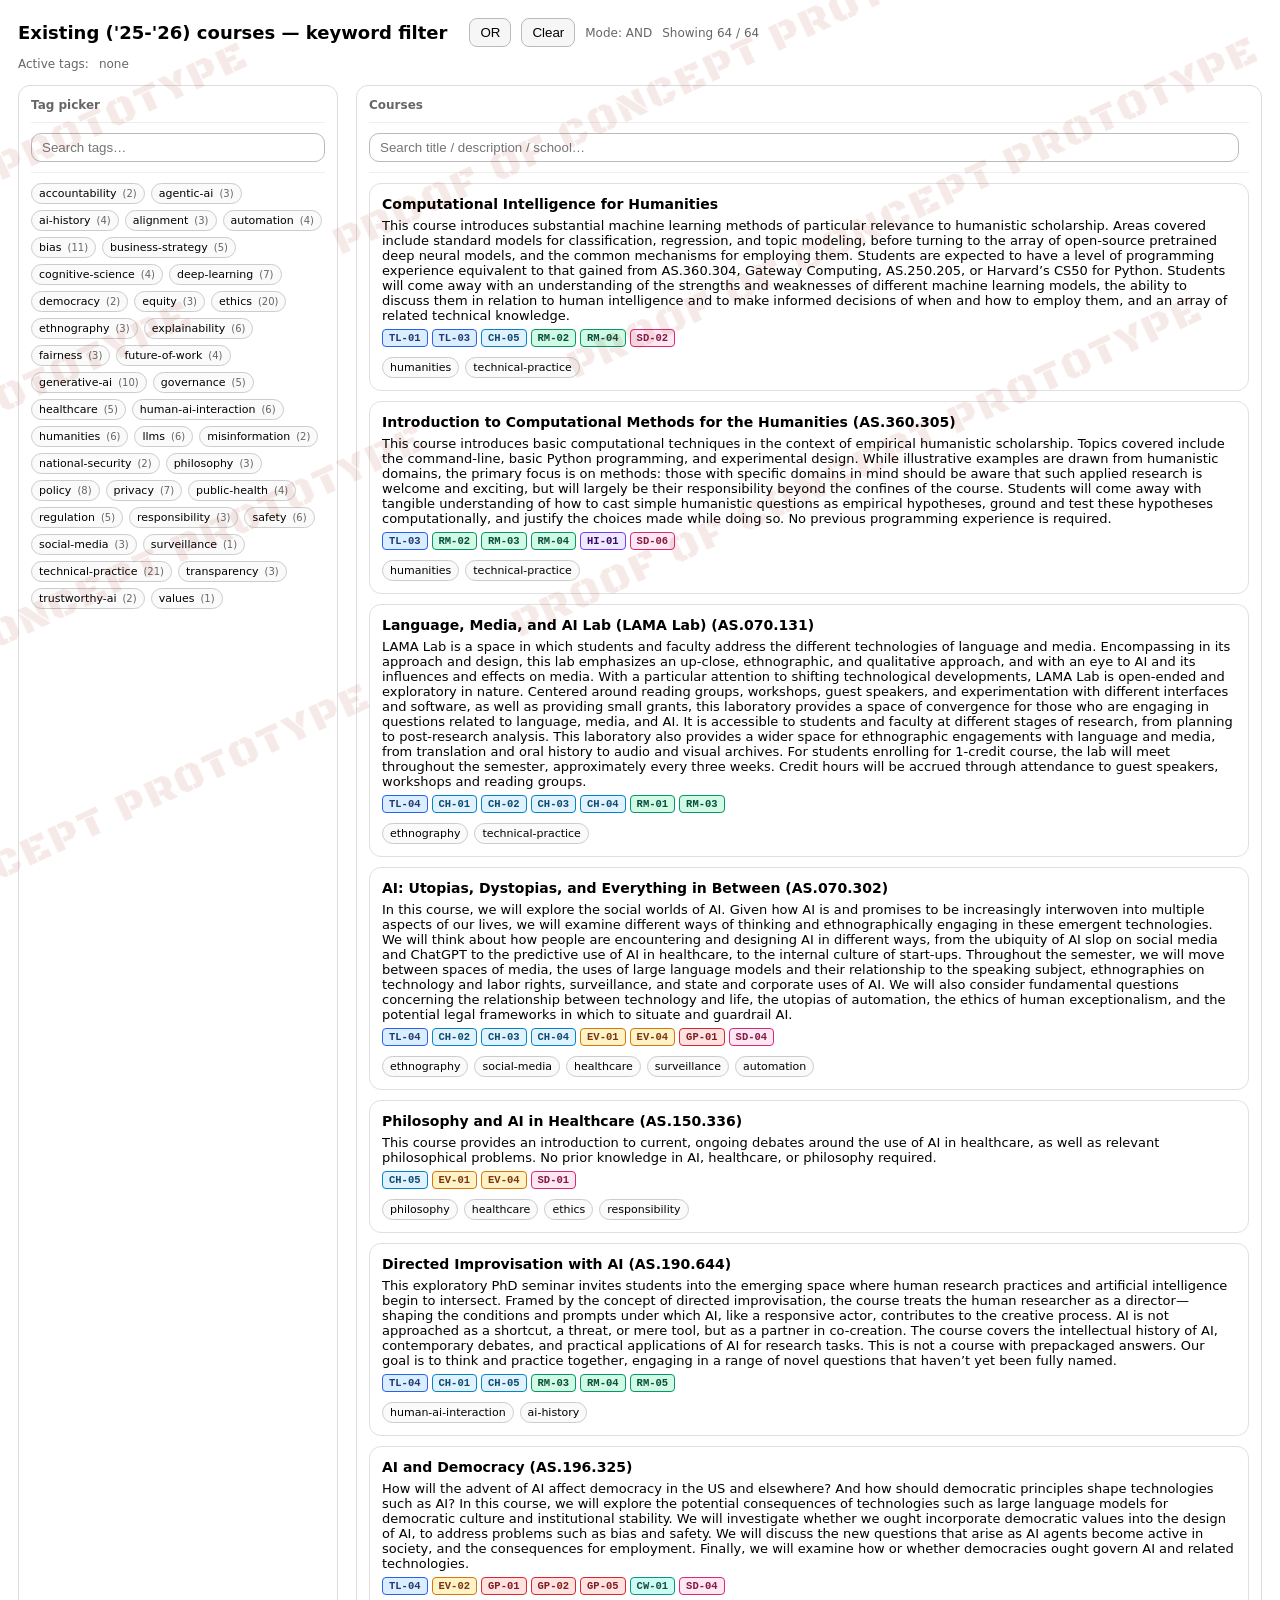
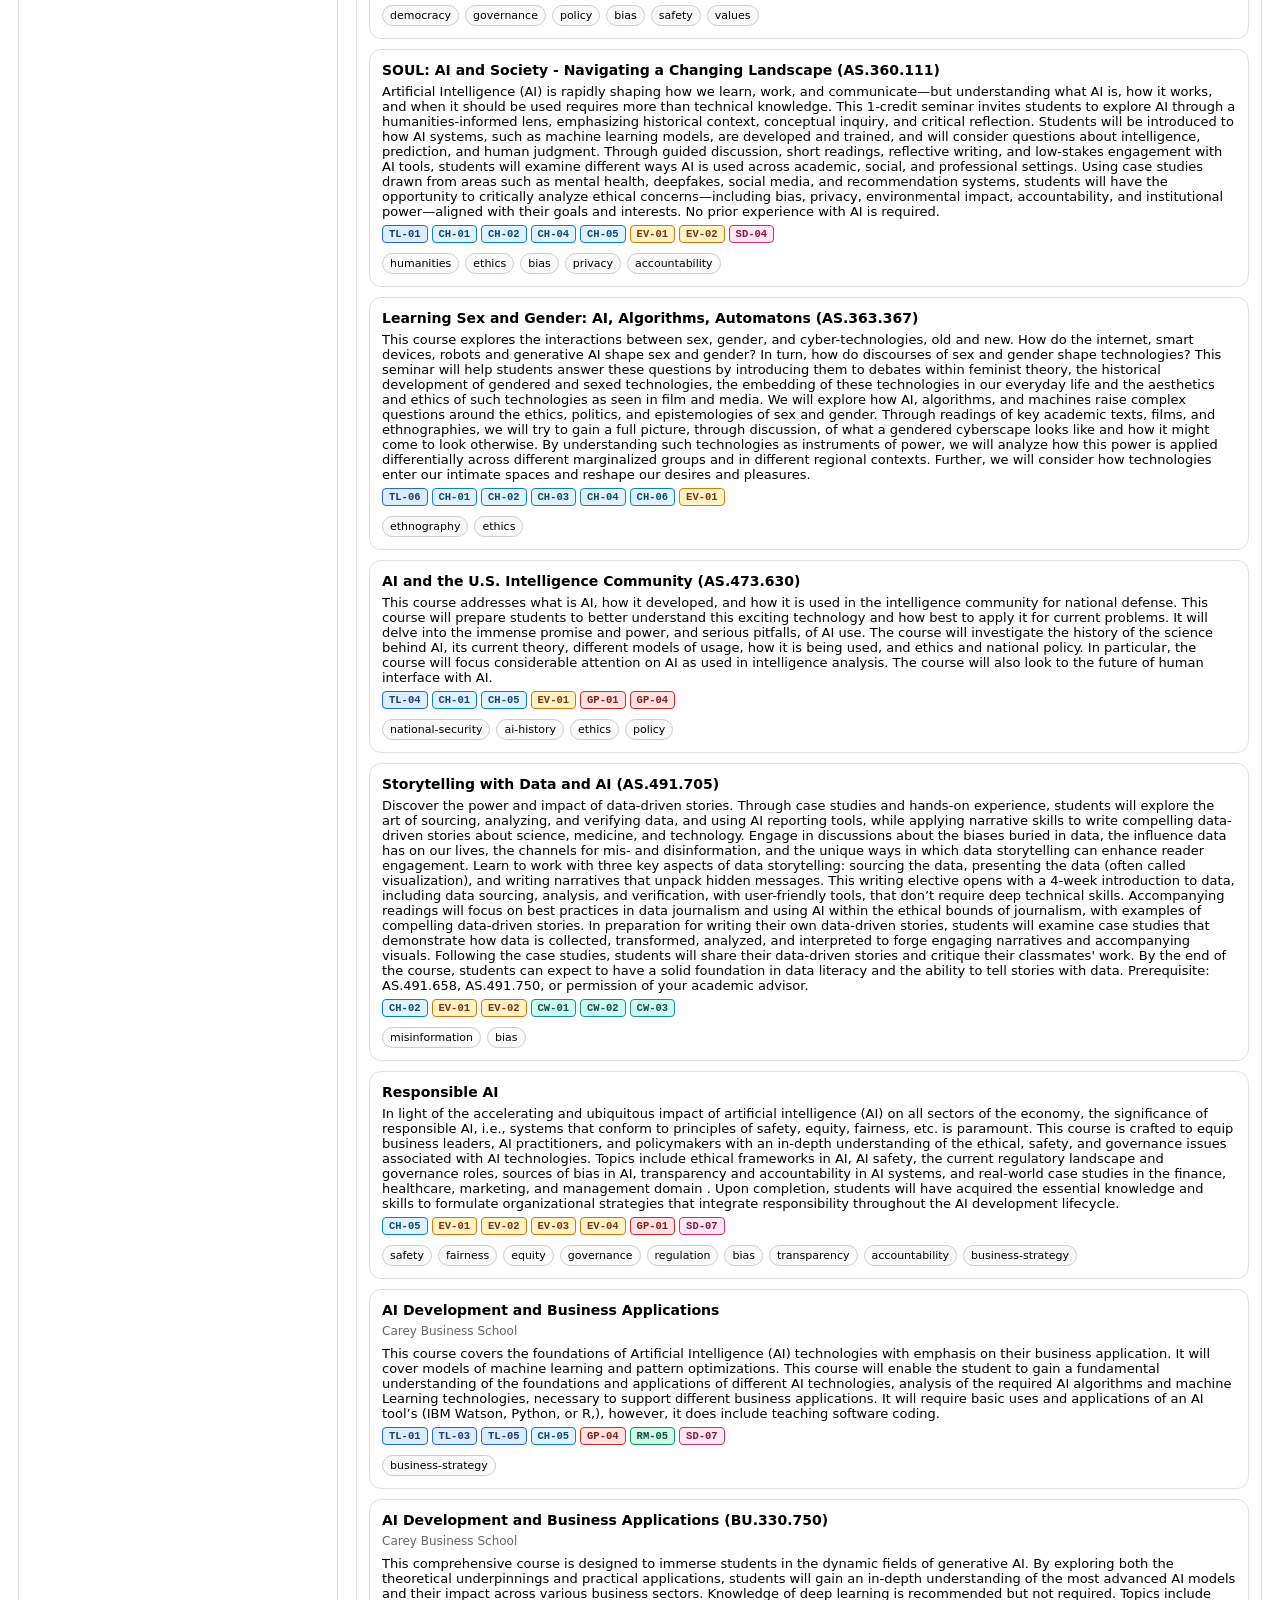
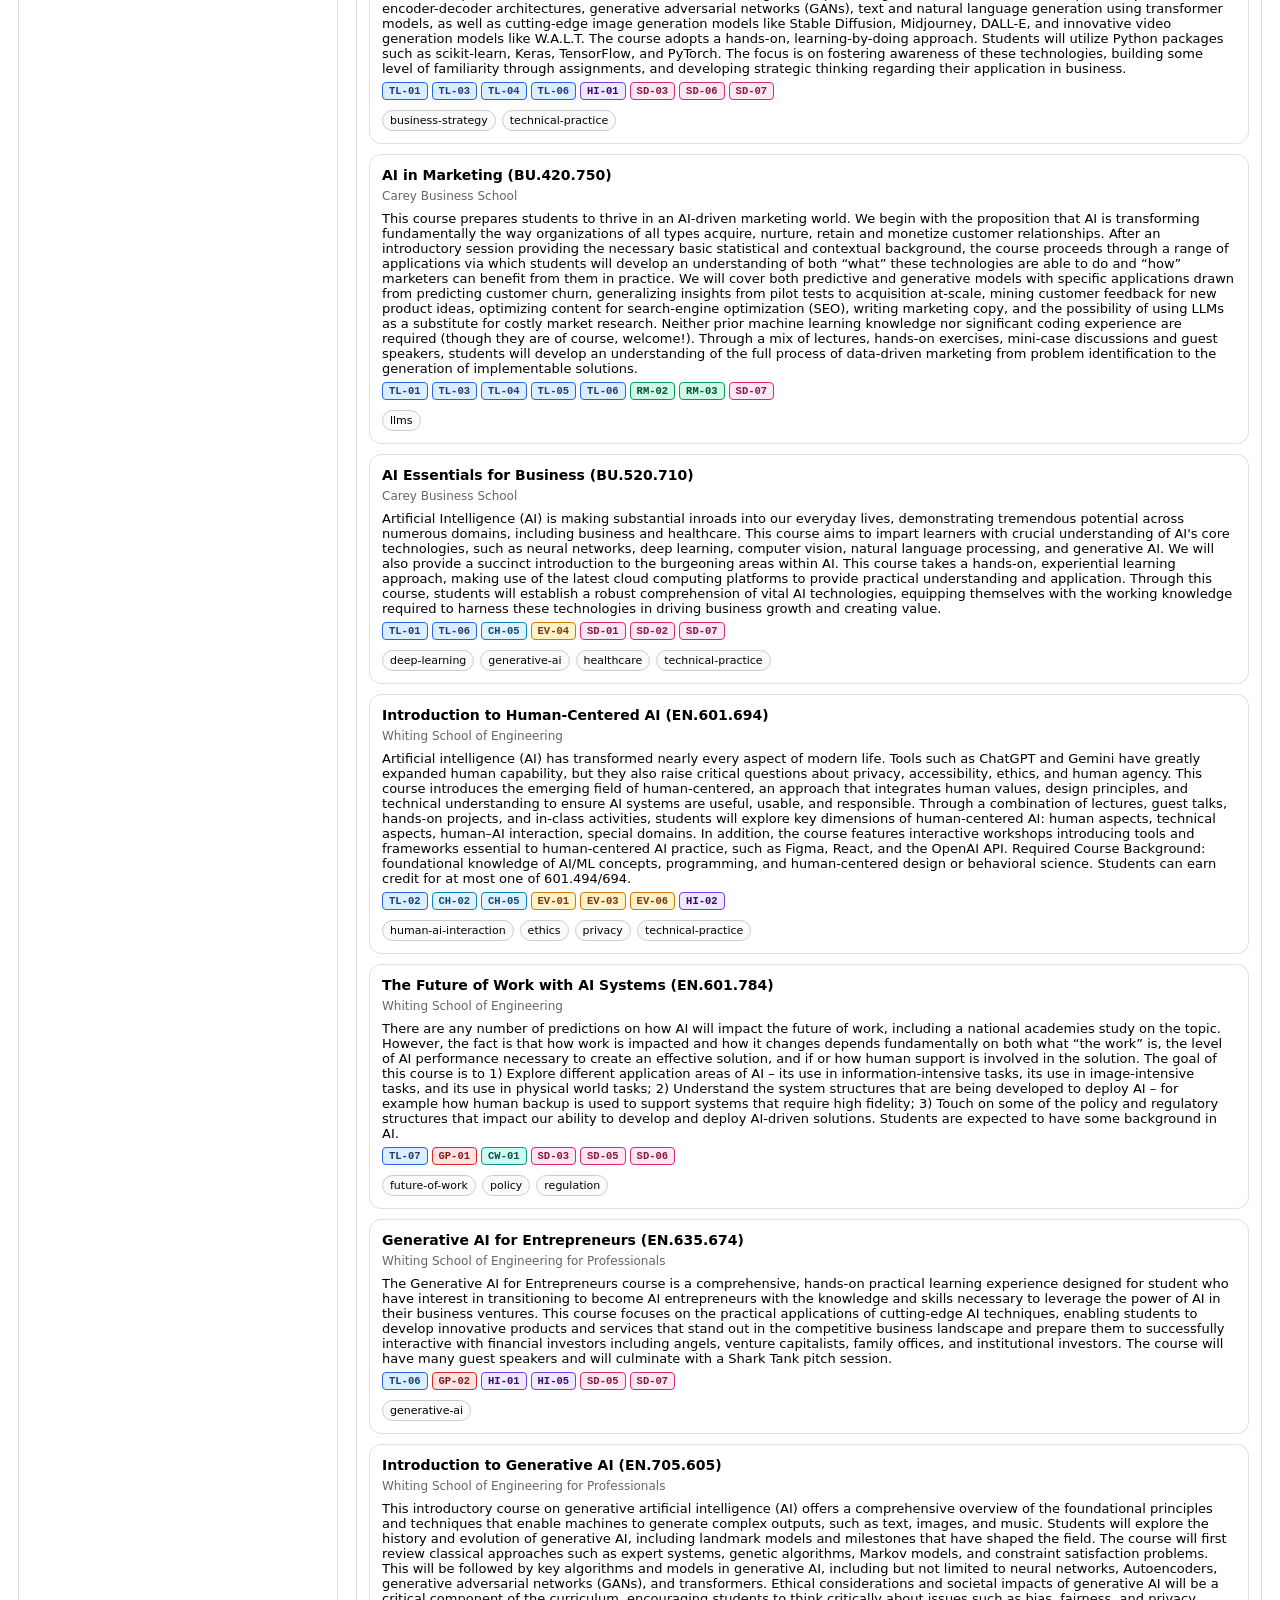
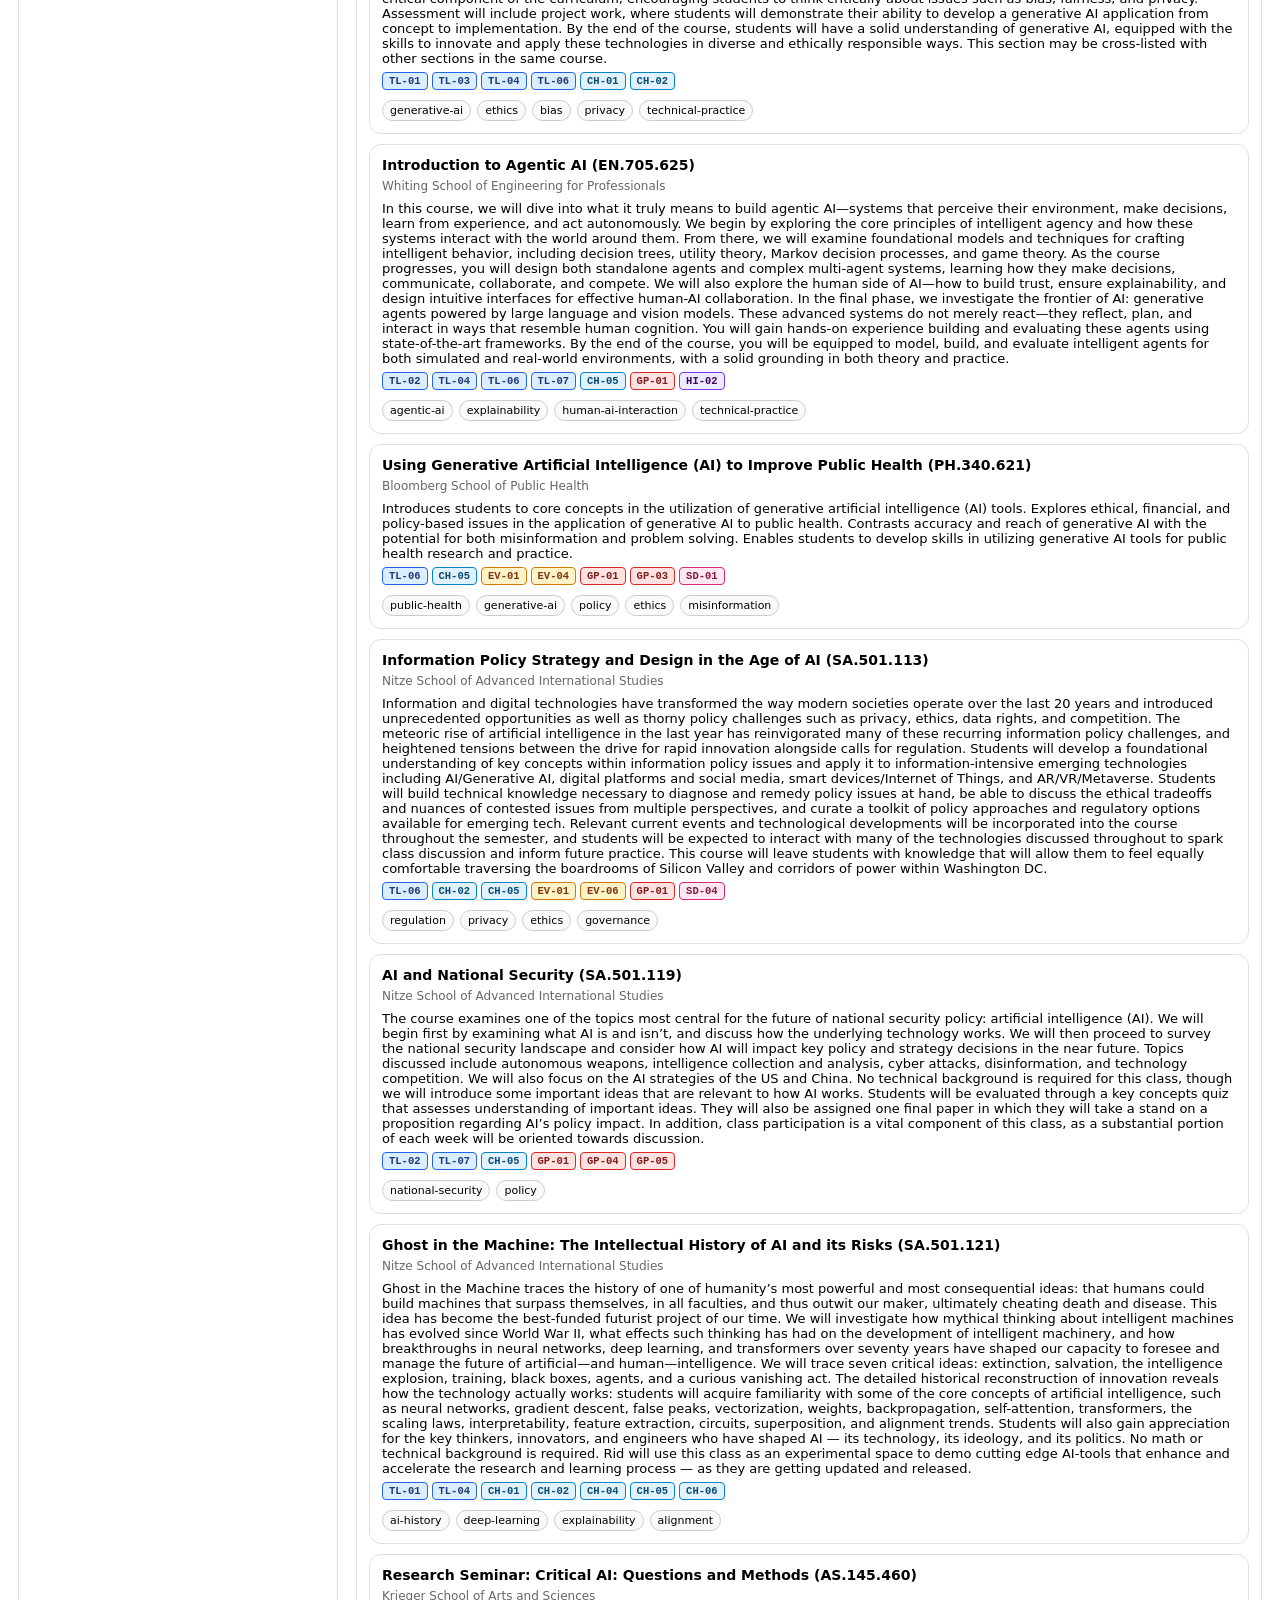
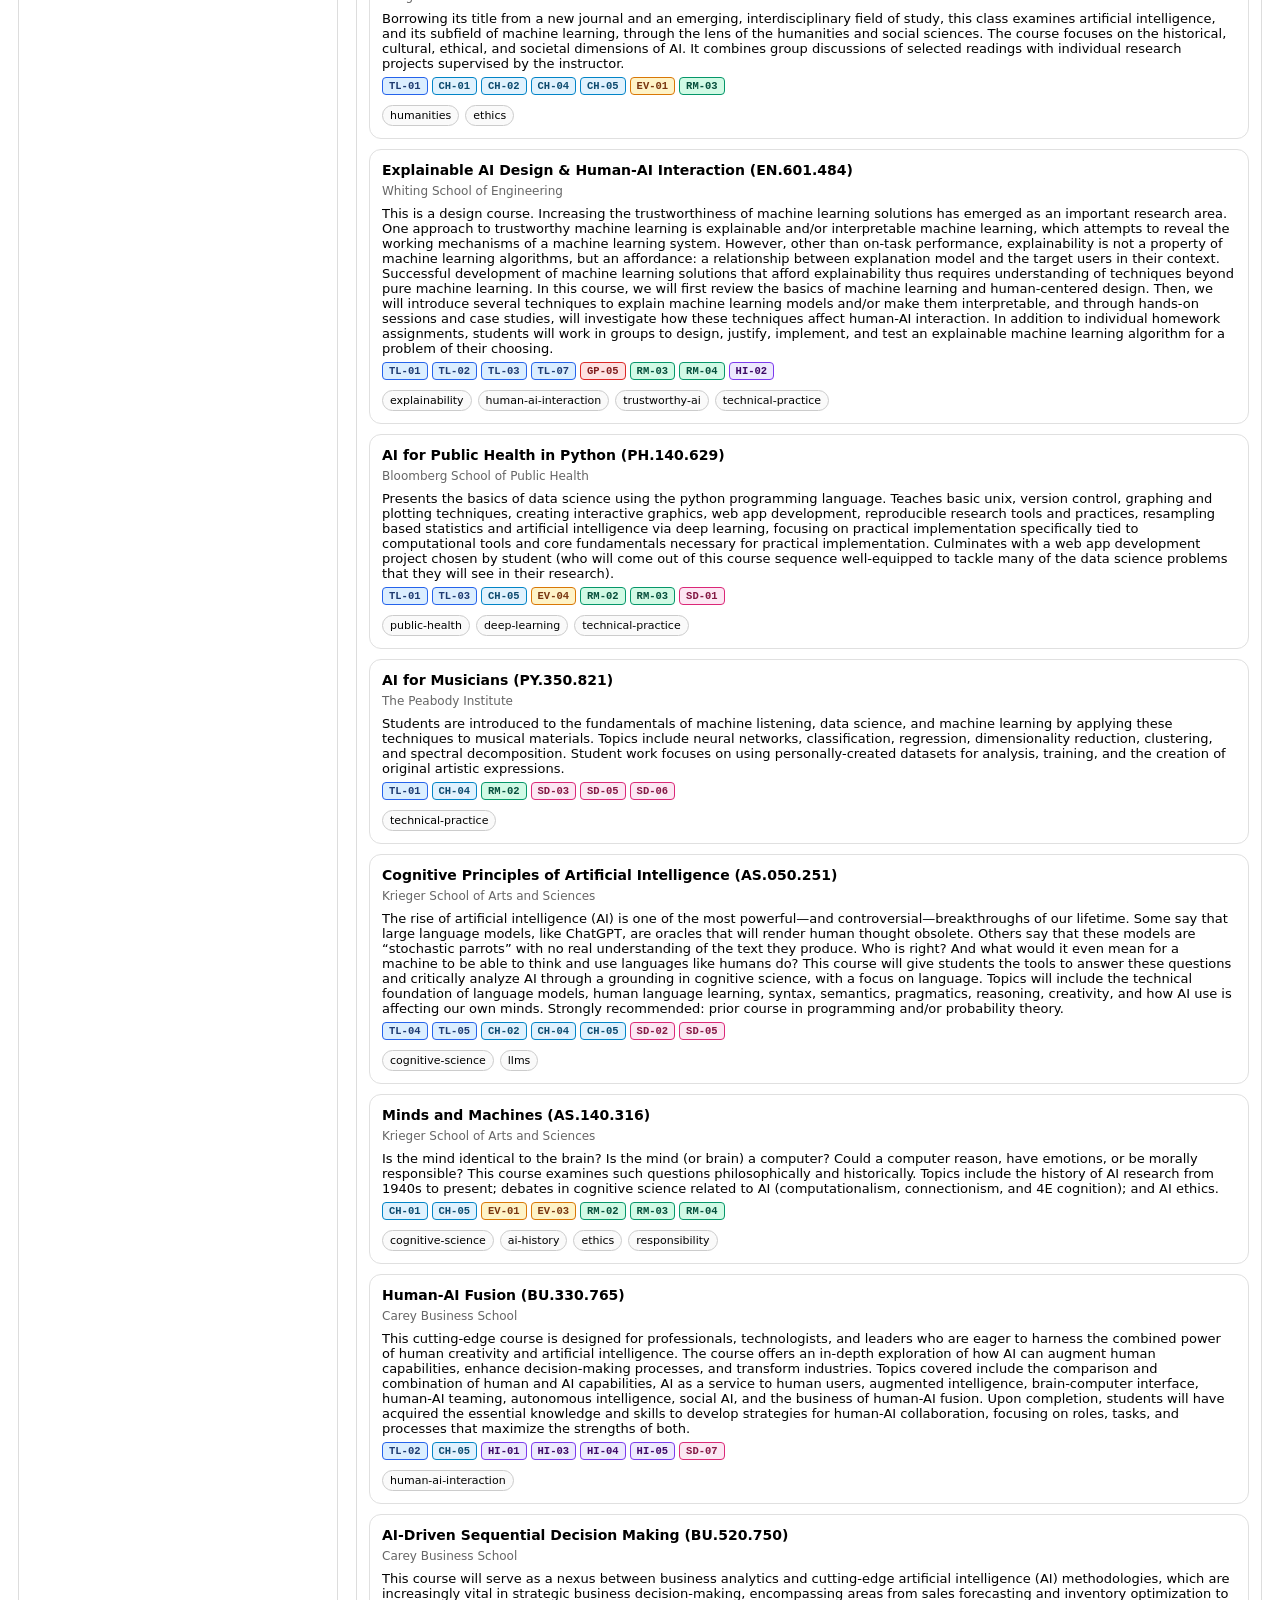
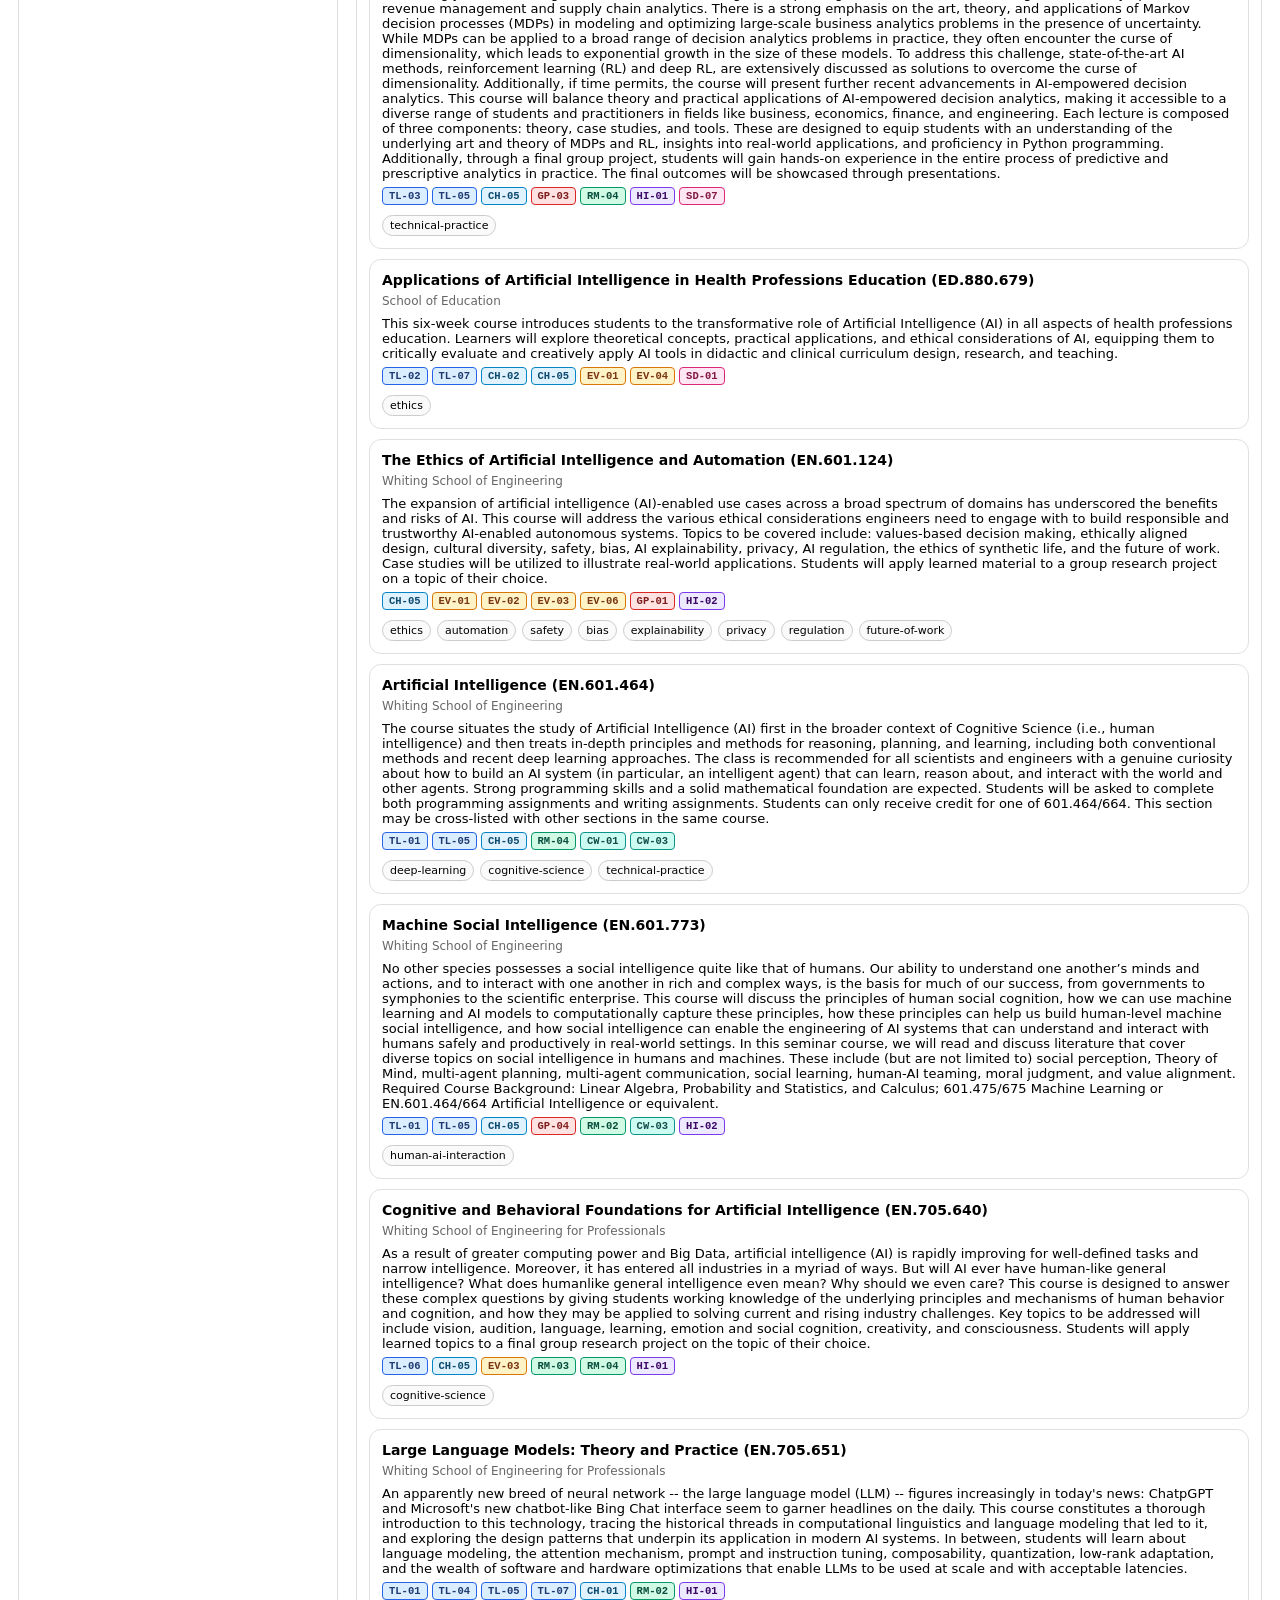
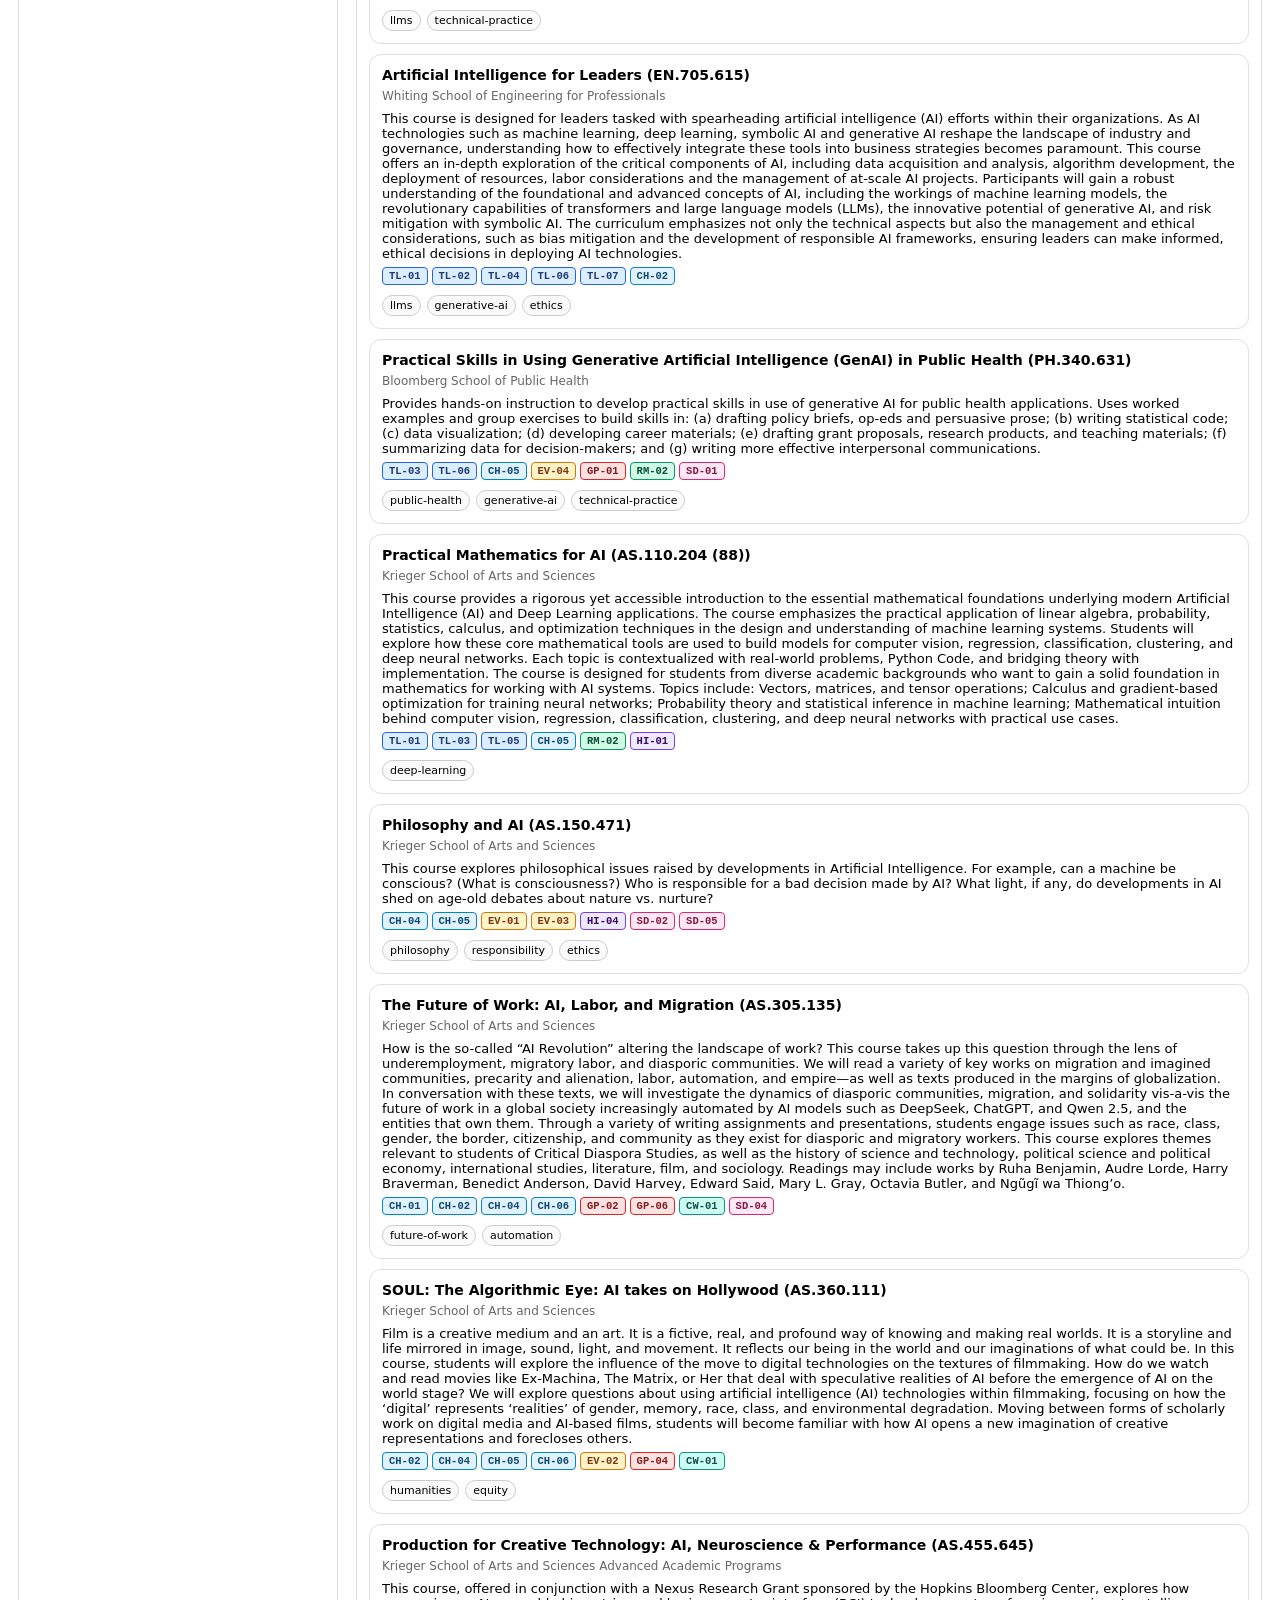
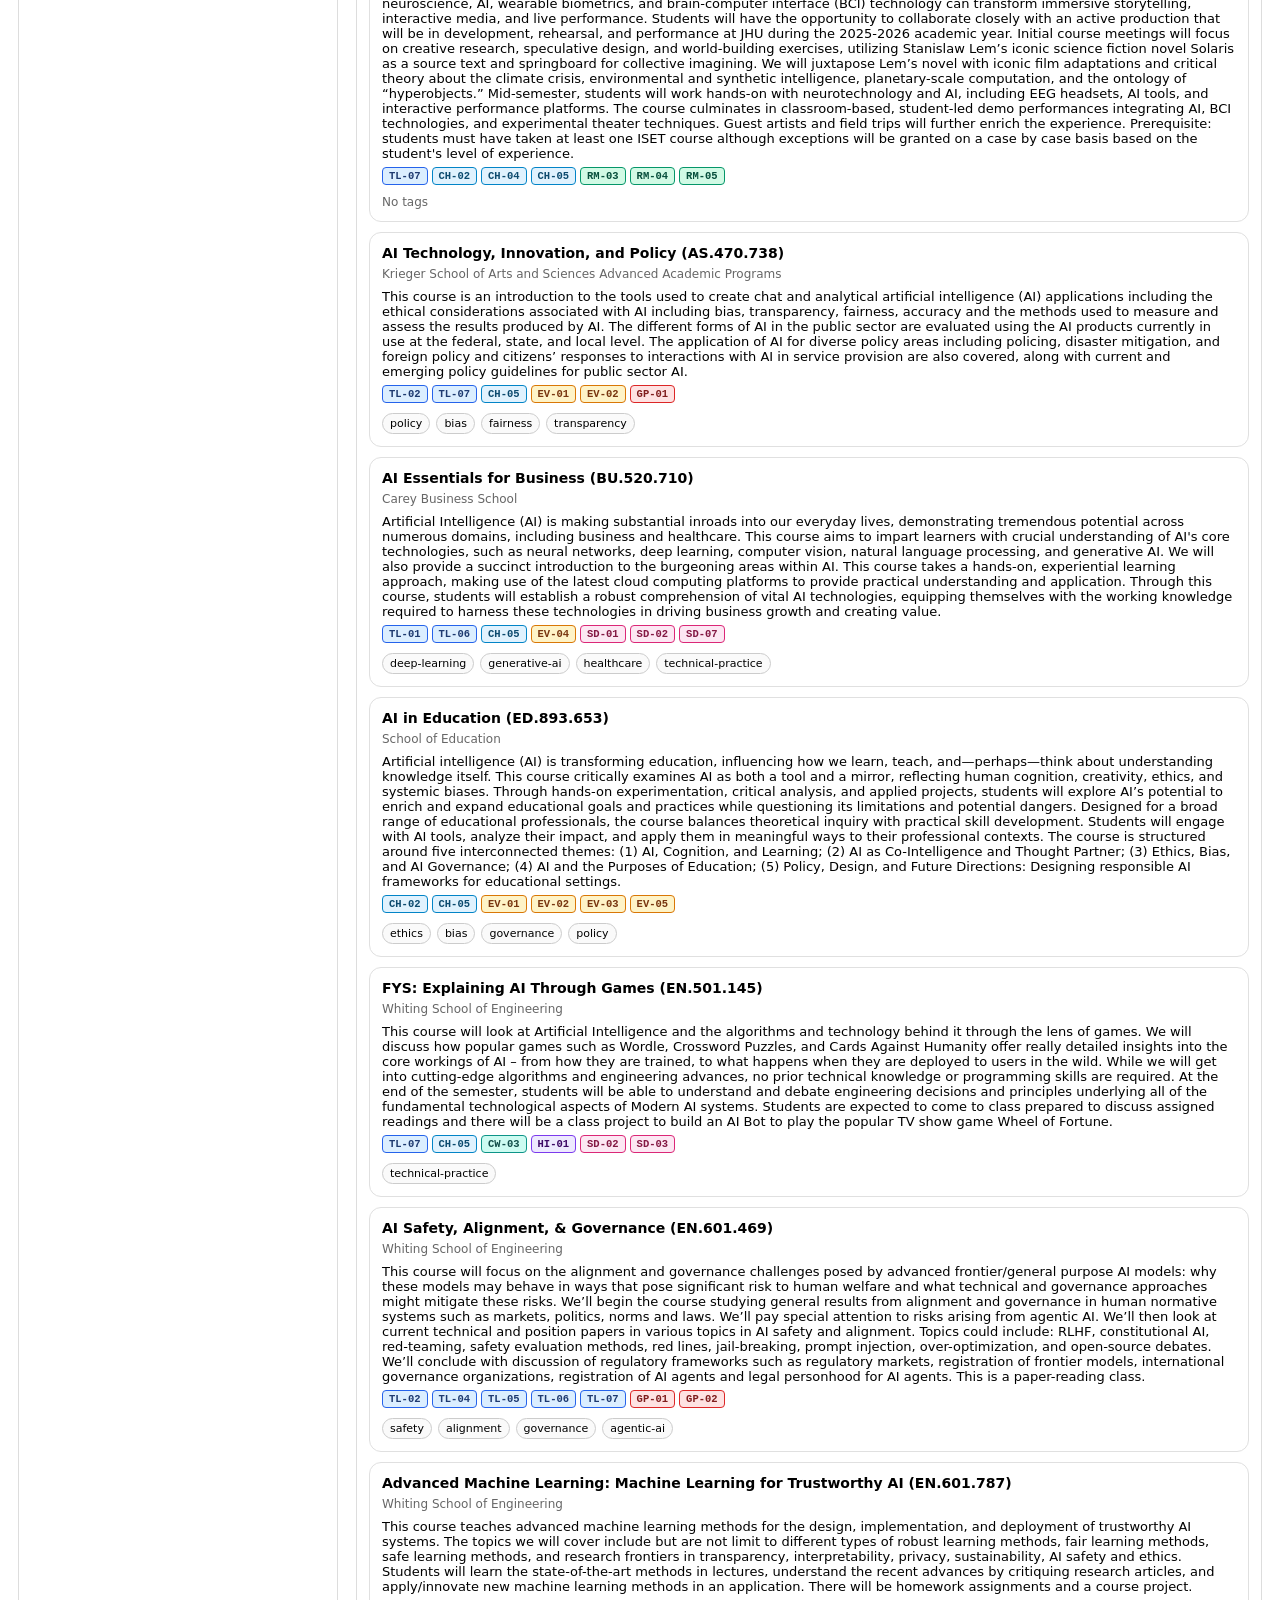
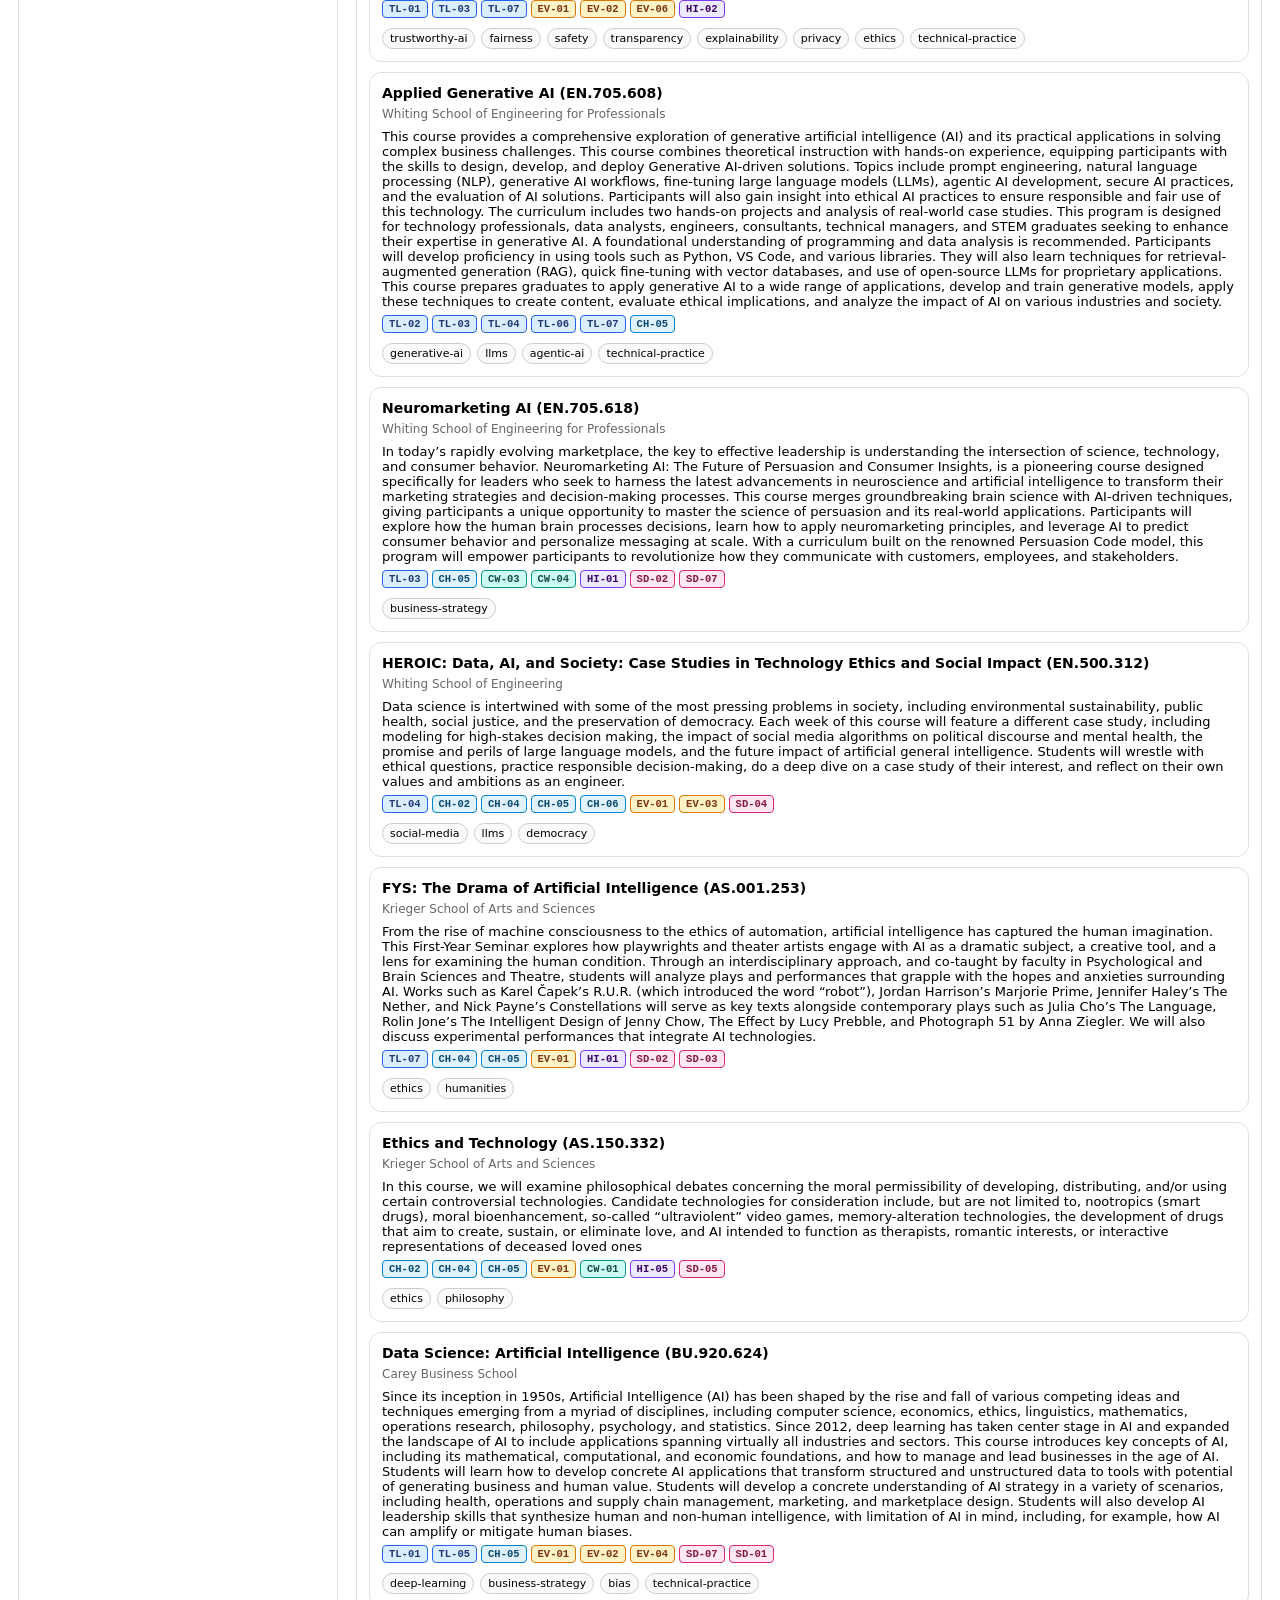
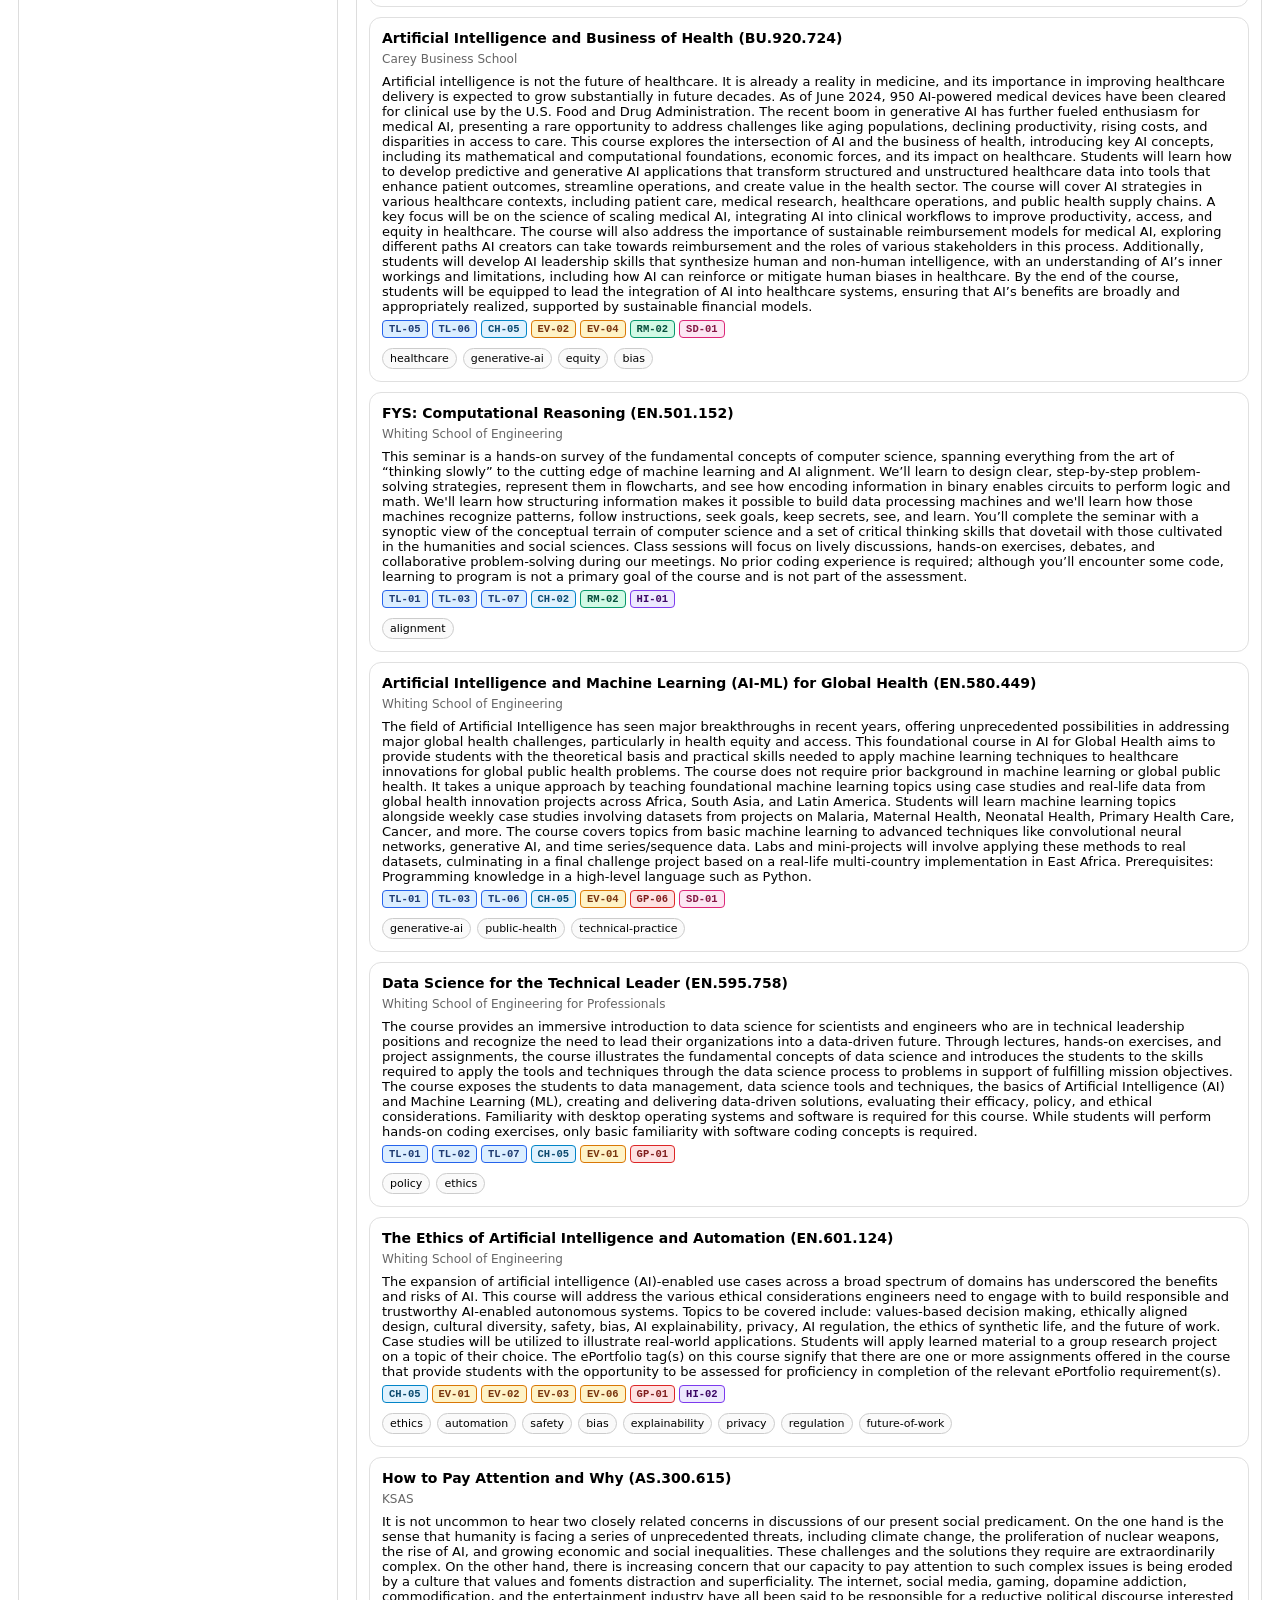
<file: courses-db.html>
<!doctype html>
<html lang="en">
<head>
  <meta charset="utf-8" />
  <meta name="viewport" content="width=device-width,initial-scale=1" />
  <title>Course Tag Viewer</title>
  <style>
    body { font-family: system-ui, -apple-system, Segoe UI, Roboto, Arial, sans-serif; margin: 18px; }
    header { display:flex; gap:10px; flex-wrap:wrap; align-items:center; }
    h1 { font-size: 18px; margin: 0 12px 0 0; }

    button { padding: 6px 10px; border: 1px solid #bbb; background: #f6f6f6; border-radius: 8px; cursor: pointer; }
    button.toggled { border-color:#333; background:#e8e8e8; }
    .small { font-size: 12px; color:#666; }

    .layout { display:grid; grid-template-columns: 320px 1fr; gap: 18px; margin-top: 14px; }
    @media (max-width: 920px) { .layout { grid-template-columns: 1fr; } }

    .panel { border: 1px solid #ddd; border-radius: 12px; padding: 12px; }
    .divider { height:1px; background:#eee; margin: 10px 0; }

    input[type="search"] { padding: 6px 10px; border: 1px solid #bbb; border-radius: 10px; width: 100%; }
    .searchRow { display:flex; gap:10px; flex-wrap:wrap; align-items:center; width: 100%; }
    .searchRow .searchWrap { flex: 1 1 320px; }

    .tags { display:flex; flex-wrap:wrap; gap:6px; }

    .tag {
      font-size: 11px; padding: 3px 7px; border: 1px solid #ccc;
      border-radius: 999px; cursor:pointer; user-select:none; background:#fafafa;
      display:inline-flex; align-items:center; gap:6px;
    }
    .tag.selected { border-color:#333; background:#eaeaea; }
    .tag:hover { border-color:#777; }
    .tag .count { font-size: 10px; color:#666; }

    .activeBar { display:flex; gap:8px; align-items:center; flex-wrap:wrap; width: 100%; margin-top:10px; }
    .activeLabel { font-size: 12px; color:#666; margin-right: 2px; }

    .chip {
      font-size: 11px; padding: 3px 8px; border: 1px solid #999;
      border-radius: 999px; user-select:none; background:#f3f3f3;
      display:inline-flex; align-items:center; gap:8px;
    }
    .chipBody { cursor:pointer; }
    .chipX {
      cursor:pointer; padding: 0 4px; border-radius: 6px;
      border: 1px solid transparent;
    }
    .chipX:hover { border-color:#777; }

    .course { border: 1px solid #e0e0e0; border-radius: 12px; padding: 12px; margin-bottom: 10px; }
    .course h3 { margin:0 0 6px 0; font-size: 14px; }
    .course .meta { font-size: 12px; color:#666; margin-bottom: 8px; }
    .course p { margin:0; font-size: 13px; white-space: pre-wrap; }
    .course .tagrow { margin-top: 10px; }
    .course .outcomerow { margin-top: 6px; display:flex; flex-wrap:wrap; gap:4px; }

    /* Outcome code chips — monospace, colored by meta-cluster, rectangular */
    .outcome-chip {
      font-family: ui-monospace, "SFMono-Regular", Menlo, monospace;
      font-size: 10.5px; font-weight: 600;
      padding: 2px 6px; border: 1px solid; border-radius: 4px;
      cursor: pointer; user-select: none;
      transition: opacity 0.1s, box-shadow 0.1s;
    }
    .outcome-chip:hover { opacity: 0.75; }
    .outcome-chip.selected { box-shadow: 0 0 0 2px rgba(0,0,0,0.35); }

    .empty { font-size: 13px; color:#666; }
  </style>
</head>

<body>
  <header>
    <h1>Existing ('25-'26) courses — keyword filter</h1>

    <button id="orBtn" title="Toggle OR mode">OR</button>
    <button id="clearBtn">Clear</button>

    <span class="small" id="modeLabel">Mode: AND</span>
    <span class="small" id="counts"></span>
  </header>

  <div class="activeBar">
    <span class="activeLabel">Active tags:</span>
    <div id="activeTags" class="tags"></div>
  </div>

  <div class="layout">
    <aside class="panel">
      <div class="small"><b>Tag picker</b></div>
      <div class="divider"></div>

      <div class="searchRow">
        <div class="searchWrap">
          <input id="tagSearch" type="search" placeholder="Search tags…" />
        </div>
      </div>

      <div class="divider"></div>
      <div id="tagList" class="tags"></div>
    </aside>

    <main class="panel">
      <div class="small"><b>Courses</b></div>
      <div class="divider"></div>

      <div class="searchRow">
        <div class="searchWrap">
          <input id="textSearch" type="search" placeholder="Search title / description / school…" />
        </div>
        <span class="small" id="searchHint"></span>
      </div>

      <div class="divider"></div>
      <div id="results"></div>
    </main>
  </div>

  <!-- load data first -->
  <script src="taxonomy-network.js"></script>
  <script src="courses-enriched.js"></script>

  <script>
    /** ----- data ----- **/
    const COURSES = window.COURSES_ENRICHED || [];

    // Build code → label lookup from taxonomy-network.js (e.g. "tl-02" → "Interpret AI technical docs as arguments")
    const OUTCOME_LABELS = {};
    (window.TAXONOMY_NODES || []).forEach(n => {
      OUTCOME_LABELS[n.id.toLowerCase()] = n.label;
    });

    /** ----- helpers ----- **/
    const normTag = t => String(t || "").trim().toLowerCase();
    const uniqSorted = arr => Array.from(new Set(arr)).sort((a,b)=>a.localeCompare(b));
    const escapeHtml = s => String(s ?? "")
      .replaceAll("&","&amp;").replaceAll("<","&lt;").replaceAll(">","&gt;");

    function courseSearchBlob(c) {
      return [c.title, c.course_number, c.school, c.instructor, c.description]
        .map(x => String(x || "")).join(" ").toLowerCase();
    }

    /** ----- state ----- **/
    let selected = new Set();
    let useOR = false;
    let textQuery = "";

    /** ----- derived ----- **/
    const allTags = (() => {
      const tags = [];
      for (const c of COURSES) for (const k of (c.keywords || [])) tags.push(normTag(k));
      return uniqSorted(tags.filter(Boolean));
    })();
    const searchBlobs = COURSES.map(courseSearchBlob);

    // Returns a Set of all strings this course can be filtered by:
    // normalized keywords PLUS normalized outcome codes.
    function courseFilterables(c) {
      const kws = (c.keywords || []).map(normTag).filter(Boolean);
      const outcomes = (c.outcome_codes || []).map(normTag).filter(Boolean);
      return new Set([...kws, ...outcomes]);
    }

    // Inline style for an outcome chip — one distinct color per cluster (8 total).
    function outcomeChipStyle(code) {
      const cluster = (code || "").split("-")[0].toUpperCase();
      const palette = {
        TL:  "background:#dbeeff;border-color:#2563eb;color:#1e3a70",  // blue
        CH:  "background:#e0f2fe;border-color:#0284c7;color:#0c4a6e",  // sky
        EV:  "background:#fef3c7;border-color:#d97706;color:#78350f",  // amber
        GP:  "background:#fee2e2;border-color:#dc2626;color:#7f1d1d",  // red
        RM:  "background:#d1fae5;border-color:#059669;color:#064e3b",  // emerald
        CW:  "background:#ccfbf1;border-color:#0d9488;color:#134e4a",  // teal
        HI:  "background:#ede9fe;border-color:#7c3aed;color:#3b0764",  // violet
        SD:  "background:#fce7f3;border-color:#db2777;color:#831843",  // pink
      };
      return palette[cluster] || "background:#f0f0f0;border-color:#ccc;color:#666";
    }

    /** ----- DOM ----- **/
    const tagListEl = document.getElementById("tagList");
    const tagSearchEl = document.getElementById("tagSearch");
    const textSearchEl = document.getElementById("textSearch");
    const resultsEl = document.getElementById("results");
    const countsEl = document.getElementById("counts");
    const modeLabelEl = document.getElementById("modeLabel");
    const orBtn = document.getElementById("orBtn");
    const clearBtn = document.getElementById("clearBtn");
    const activeTagsEl = document.getElementById("activeTags");
    const searchHintEl = document.getElementById("searchHint");

    /** ----- selection toggling ----- **/
    function toggleTag(t) {
      const tag = normTag(t);
      if (!tag) return;
      if (selected.has(tag)) selected.delete(tag);
      else selected.add(tag);
      renderAll();
    }
    function removeTag(t) {
      const tag = normTag(t);
      if (selected.delete(tag)) renderAll();
    }

    /** ----- filters ----- **/
    function matchesText(i) {
      if (!textQuery) return true;
      return searchBlobs[i].includes(textQuery);
    }

    function matchesTagsWithSet(course, setForMatch) {
      const sel = Array.from(setForMatch);
      if (sel.length === 0) return true;

      const filterable = courseFilterables(course);
      return useOR
        ? sel.some(t => filterable.has(t))
        : sel.every(t => filterable.has(t));
    }

    function courseMatches(course, idx) {
      return matchesText(idx) && matchesTagsWithSet(course, selected);
    }

    /** ----- tag counts (predictive) ----- **/
    // Counts show: if you CLICK this tag now (toggle it ON if currently off),
    // how many courses would match under current textQuery + mode + other selected tags?
    function computeTagCounts(visibleTags) {
      const counts = new Map();
      for (const t of visibleTags) counts.set(t, 0);

      // Precompute base selections for "if tag added"
      // If already selected, the count reflects current results (no change).
      const selArr = Array.from(selected);

      // For speed/readability: do one pass over courses and increment counts where applicable
      // We compute per-tag by checking course membership against hypothetical selection set.
      for (let i = 0; i < COURSES.length; i++) {
        if (!matchesText(i)) continue;
        const c = COURSES[i];
        const filterable = courseFilterables(c);

        for (const t of visibleTags) {
          const isSelected = selected.has(t);
          let ok;
          if (useOR) {
            if (selected.size === 0 && !isSelected) {
              ok = filterable.has(t);
            } else {
              ok = selArr.some(x => filterable.has(x)) || (!isSelected && filterable.has(t));
            }
          } else {
            ok = selArr.every(x => filterable.has(x)) && (isSelected || filterable.has(t));
          }

          if (ok) counts.set(t, counts.get(t) + 1);
        }
      }
      return counts;
    }

    /** ----- render active tags bar ----- **/
    function renderActiveTags() {
      const tags = Array.from(selected).sort((a,b)=>a.localeCompare(b));
      if (tags.length === 0) {
        activeTagsEl.innerHTML = `<span class="small">none</span>`;
        return;
      }

      activeTagsEl.innerHTML = tags.map(t => `
        <span class="chip" data-chip="${escapeHtml(t)}" title="Click chip to toggle AND/OR; click ✕ to remove">
          <span class="chipBody" data-chip-body="${escapeHtml(t)}">${escapeHtml(t)}</span>
          <span class="chipX" data-chip-x="${escapeHtml(t)}">✕</span>
        </span>
      `).join(" ");

      activeTagsEl.onclick = (e) => {
        const x = e.target.closest("[data-chip-x]");
        if (x) { removeTag(x.getAttribute("data-chip-x")); return; }

        const body = e.target.closest("[data-chip-body]");
        if (body) {
          useOR = !useOR;          // chip click toggles mode
          renderAll();
          return;
        }
      };
    }

    /** ----- render tag panel (left) ----- **/
    function renderTagPanel() {
      const q = normTag(tagSearchEl.value);
      const visible = q ? allTags.filter(t => t.includes(q)) : allTags;

      const counts = computeTagCounts(visible);

      tagListEl.innerHTML = "";
      for (const t of visible) {
        const el = document.createElement("span");
        el.className = "tag" + (selected.has(t) ? " selected" : "");
        el.title = "Click to toggle filter";
        el.innerHTML = `${escapeHtml(t)} <span class="count">(${counts.get(t) ?? 0})</span>`;
        el.addEventListener("click", () => toggleTag(t));
        tagListEl.appendChild(el);
      }
    }

    /** ----- render results ----- **/
    function renderResults() {
      const rows = [];
      for (let i = 0; i < COURSES.length; i++) {
        const c = COURSES[i];
        if (courseMatches(c, i)) rows.push({ c, i });
      }

      countsEl.textContent = `Showing ${rows.length} / ${COURSES.length}`;
      searchHintEl.textContent = textQuery ? `Text filter: “${textQuery}”` : "";

      if (!rows.length) {
        resultsEl.innerHTML = `<div class="empty">No courses match the current filter.</div>`;
        return;
      }

      resultsEl.innerHTML = rows.map(({ c, i }) => {
        const title = escapeHtml(c.title || "(untitled)");
        const num = escapeHtml(c.course_number || "");
        const header = num ? `${title} (${num})` : title;

        const school = (c.school || "").trim();
        const instructor = (c.instructor || "").trim();
        const metaParts = [];
        if (school) metaParts.push(escapeHtml(school));
        if (instructor) metaParts.push(escapeHtml(instructor));
        const meta = metaParts.length ? metaParts.join(" · ") : "";

        const desc = escapeHtml(c.description || "");
        const kws = (c.keywords || []).map(normTag).filter(Boolean);

        const tagHtml = kws.length
          ? kws.map(t => `<span class="tag ${selected.has(t) ? "selected" : ""}" data-tag="${escapeHtml(t)}">${escapeHtml(t)}</span>`).join(" ")
          : `<span class="small">No tags</span>`;

        const outcomes = (c.outcome_codes || []);
        const outcomeHtml = outcomes.map(code => {
          const norm = normTag(code);
          const label = OUTCOME_LABELS[norm] || code;
          return `<span class="outcome-chip ${selected.has(norm) ? "selected" : ""}"
                        data-tag="${escapeHtml(norm)}"
                        style="${outcomeChipStyle(code)}"
                        title="${escapeHtml(label)}">${escapeHtml(code)}</span>`;
        }).join("");

        return `
          <div class="course" data-course-index="${i}">
            <h3>${header}</h3>
            ${meta ? `<div class="meta">${meta}</div>` : ``}
            <p>${desc}</p>
            ${outcomeHtml ? `<div class="outcomerow">${outcomeHtml}</div>` : ""}
            <div class="tagrow tags">${tagHtml}</div>
          </div>
        `;
      }).join("");

      resultsEl.onclick = (e) => {
        const tagEl = e.target.closest("[data-tag]");
        if (!tagEl) return;
        toggleTag(tagEl.getAttribute("data-tag"));
      };
    }

    /** ----- controls ----- **/
    function renderMode() {
      modeLabelEl.textContent = `Mode: ${useOR ? "OR" : "AND"}`;
      orBtn.classList.toggle("toggled", useOR);
    }

    orBtn.addEventListener("click", () => { useOR = !useOR; renderAll(); });

    clearBtn.addEventListener("click", () => {
      selected.clear();
      textSearchEl.value = "";
      textQuery = "";
      tagSearchEl.value = "";
      renderAll();
    });

    tagSearchEl.addEventListener("input", renderTagPanel);

    textSearchEl.addEventListener("input", () => {
      textQuery = String(textSearchEl.value || "").trim().toLowerCase();
      // text filter affects: results + tag counts (so rerender all)
      renderAll();
    });

    /** ----- render all ----- **/
    function renderAll() {
      renderMode();
      renderActiveTags();
      renderTagPanel();
      renderResults();
    }

    /** ----- init ----- **/
    renderAll();
  </script>
  <script src="watermark.js"></script>
</body>
</html>
</file>
